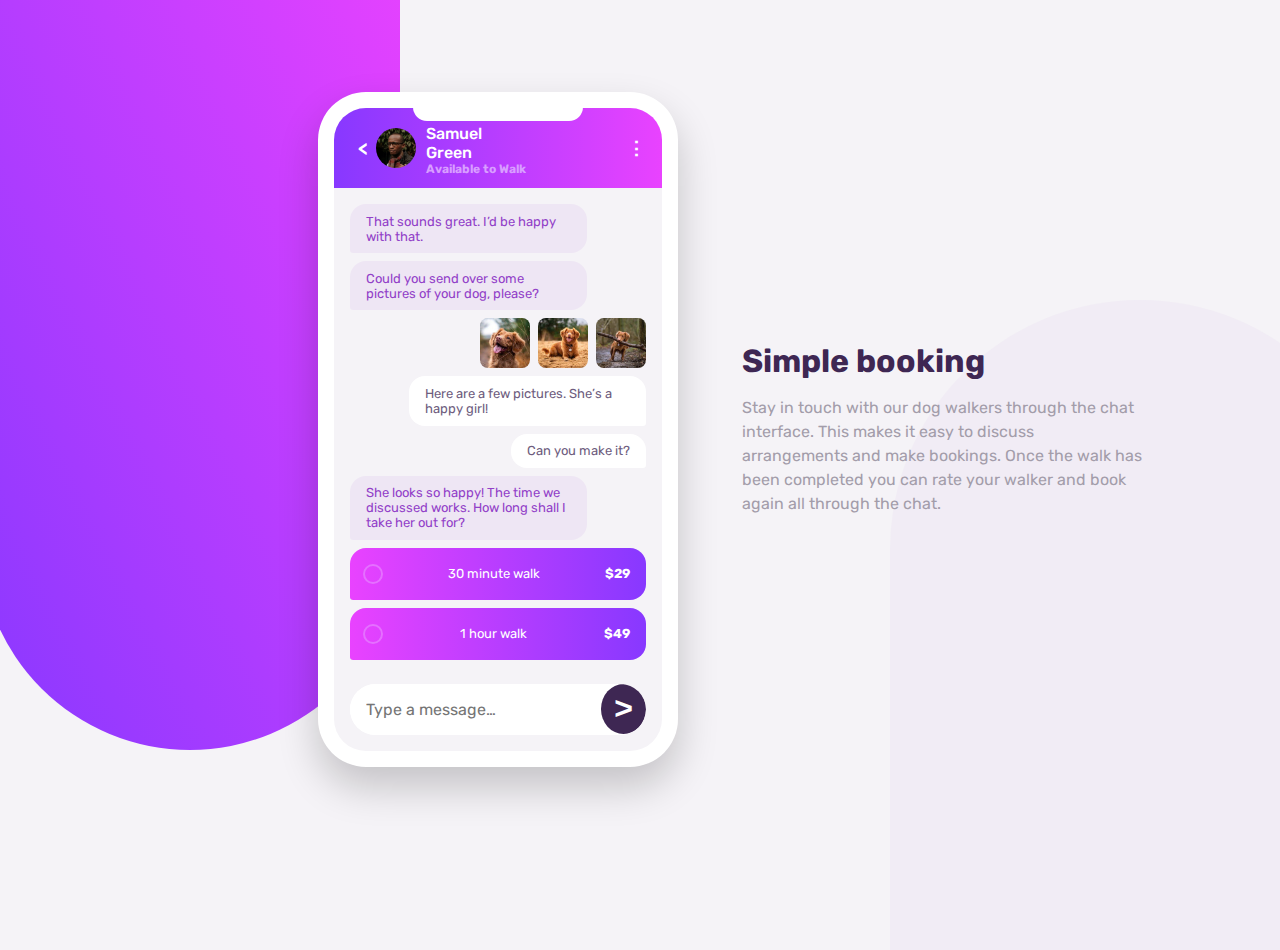
<file: Chat app CSS illustration/index.html>
<!DOCTYPE html>
<html lang="en">
<head>
  <meta charset="UTF-8">
  <meta name="viewport" content="width=device-width, initial-scale=1.0">
  <link rel="icon" type="image/png" sizes="32x32" href="./images/favicon-32x32.png">
  <title>Simple Booking</title>
  <link rel="stylesheet" href="style.css">
  <link href="https://fonts.googleapis.com/css2?family=Rubik:wght@400;500;700&display=swap" rel="stylesheet">
</head>
<body>
  <div class="background-image1"></div>
  <div class="background-image2"></div>
  <main class="container">
    <div class="phone">
      <div class="chat-header">
        <span class="back-arrow">&lt;</span>
        <img src="images/avatar.jpg" alt="Samuel Green">
        <div class="user-info">
          <h4>Samuel Green</h4>
          <p>Available to Walk</p>
        </div>
        <span class="menu-dots">&#8942;</span>
      </div>
      <div class="chat-body">
        <p class="left">That sounds great. I’d be happy with that.</p>
        <p class="left">Could you send over some pictures of your dog, please?</p>
        <div class="images">
          <img class="right-img" src="images/dog-image-1.jpg" alt="dog1">
          <img class="right-img" src="images/dog-image-2.jpg" alt="dog2">
          <img class="right-img" src="images/dog-image-3.jpg" alt="dog3">
        </div>
        <p class="right">Here are a few pictures. She’s a happy girl!</p>
        <p class="right">Can you make it?</p>
        <p class="left">She looks so happy! The time we discussed works. How long shall I take her out for?</p>
        <div class="price">
          <span class="circle"></span>
          <p>30 minute walk</p>
          <b>$29</b>
        </div>
        <div class="price">
          <span class="circle"></span>
          <p>1 hour walk</p>
          <b>$49</b>
        </div>
        <div class="chat-input">
          <input type="text" placeholder="Type a message…">
          <button>&gt;</button>
        </div>
      </div>
    </div>
    <div class="text-content">
      <h1>Simple booking</h1>
      <p>
        Stay in touch with our dog walkers through the chat interface. This makes it easy to
        discuss arrangements and make bookings. Once the walk has been completed you can rate
        your walker and book again all through the chat.
      </p>
    </div>
  </main>
</body>
</html>
</file>
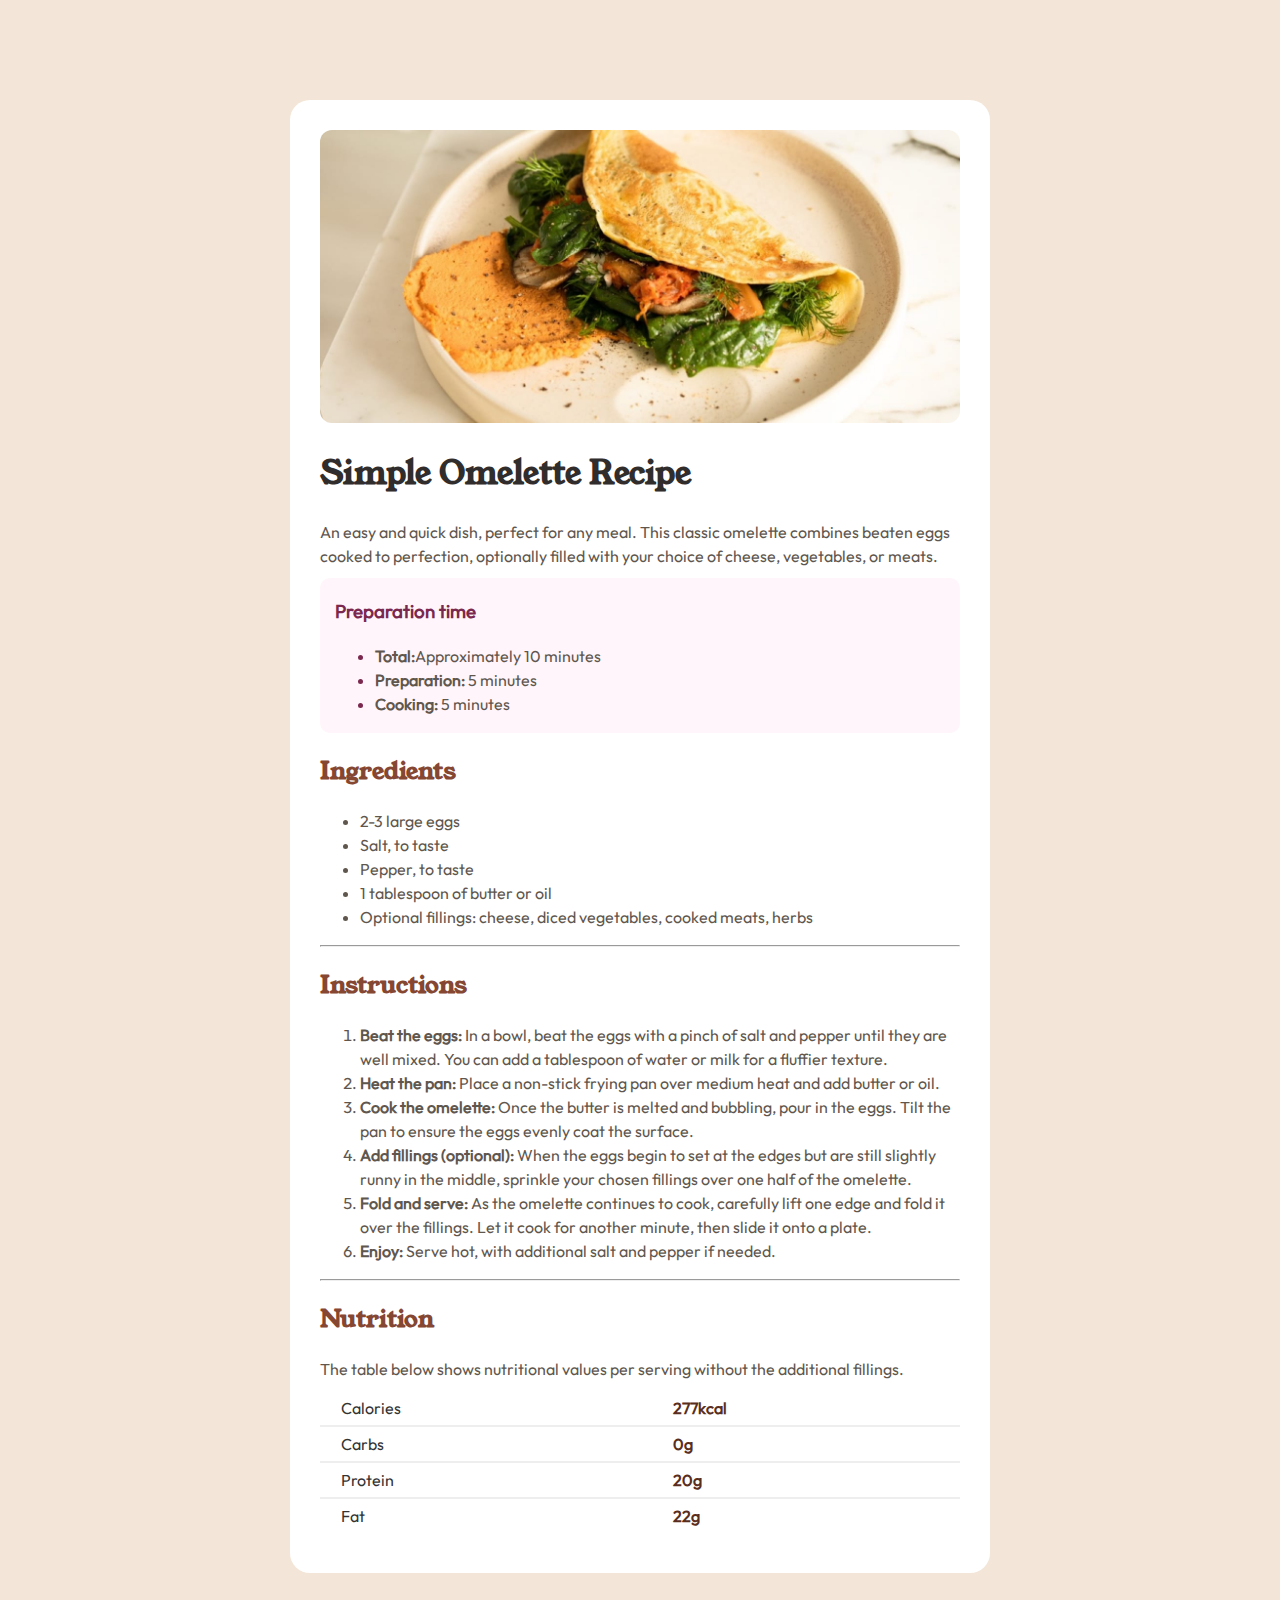
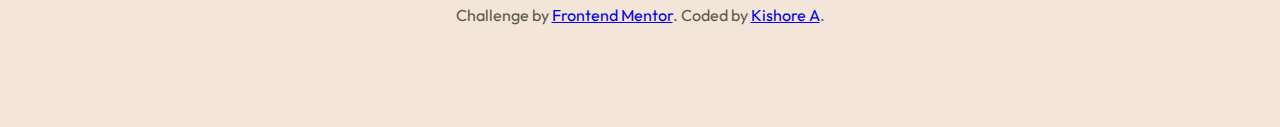
<file: docs/index.html>
<!DOCTYPE html>
<html lang="en">
<head>
  <meta charset="UTF-8">
  <meta name="viewport" content="width=device-width, initial-scale=1.0"> <!-- displays site properly based on user's device -->

  <link rel="icon" type="image/png" sizes="32x32" href="./assets/images/favicon-32x32.png">
  
  <title>Frontend Mentor | Recipe page</title>
  <link rel="stylesheet" href="style.css" />
</head>
<body>
<div class="box">
  <img src="assets/images/image-omelette.jpeg" alt="">
  <h1>Simple Omelette Recipe</h1>

  An easy and quick dish, perfect for any meal. This classic omelette combines beaten eggs cooked 
  to perfection, optionally filled with your choice of cheese, vegetables, or meats.
<div class="Preparation">
  <h3>Preparation time</h3>
<ul>
<strong><li>Total:</strong>Approximately 10 minutes</li>
<strong><li>Preparation:</strong> 5 minutes </li>
<strong><li>Cooking:</strong> 5 minutes</li>
</ul>
</div>
<h2>Ingredients</h2>
<ul>
<li>  2-3 large eggs</li>
<li>  Salt, to taste</li>
<li>  Pepper, to taste</li>
<li>  1 tablespoon of butter or oil</li>
<li>  Optional fillings: cheese, diced vegetables, cooked meats, herbs</li>
</ul>
<hr>
<h2>Instructions</h2>
  <ol>
<strong>    <li>Beat the eggs:</strong> In a bowl, beat the eggs with a pinch of salt and pepper until they are well mixed.
    You can add a tablespoon of water or milk for a fluffier texture.</li>
<strong>    <li>Heat the pan:</strong> Place a non-stick frying pan over medium heat and add butter or oil.</li>
<strong>    <li>Cook the omelette:</strong> Once the butter is melted and bubbling, pour in the eggs. Tilt the pan to ensure
    the eggs evenly coat the surface.</li>
<strong>    <li>Add fillings (optional):</strong> When the eggs begin to set at the edges but are still slightly runny in the
     middle, sprinkle your chosen fillings over one half of the omelette.</li>
<strong>    <li>Fold and serve:</strong> As the omelette continues to cook, carefully lift one edge and fold it over the
    fillings. Let it cook for another minute, then slide it onto a plate.</li>
<strong>    <li>Enjoy:</strong> Serve hot, with additional salt and pepper if needed.</li>
  </ol>
<hr>
  <h2>Nutrition</h2>

  The table below shows nutritional values per serving without the additional fillings.
<table class="nutrition-table">
  <tr>
    <td>Calories</td>
    <td><strong>277kcal</strong></td>
  </tr>
  <tr>
    <td>Carbs</td>
    <td><strong>0g</strong></td>
  </tr>
  <tr>
    <td>Protein</td>
    <td><strong>20g</strong></td>
  </tr>
  <tr>
    <td>Fat</td>
    <td><strong>22g</strong></td>
  </tr>
</table>
</div>
  <div class="attribution">
    Challenge by <a href="https://www.frontendmentor.io?ref=challenge" target="_blank">Frontend Mentor</a>. 
    Coded by <a href="https://github.com/Kishore1407" target="_blank">Kishore A</a>.
</div>
</body>
</html>
</file>
<file: Chat app CSS illustration/style.css>
@import url('https://fonts.googleapis.com/css2?family=Rubik:wght@400;500;700&display=swap');

* {
  box-sizing: border-box;
  margin: 0;
  padding: 0;
}

body {
  font-family: 'Rubik', sans-serif;
  font-size: 16px;
  width: 1440px;
  background: hsl(270, 20%, 96%);
  color: hsl(271, 36%, 24%);
  margin: 10px;
  max-height: 100vh;
  display: flex;
  align-items: center;
  justify-content: center;
  padding: 2rem;
}

.background-image1 {
  position: absolute;
  top: -100px;
  left: -20px;
  width: 420px;
  height: 850px;
  justify-content: start;
  background: linear-gradient(to bottom left, hsl(293, 100%, 63%), hsl(264, 100%, 61%));
  border-radius: 0 0 14rem 14rem;
  z-index: -1;
}

.background-image2 {
  position: absolute;
  bottom: -50px;
  right: -110px;
  opacity: 0.5;
  width: 500px;
  height: 650px;
  justify-content: start;
  background: hsl(272, 41%, 93%);
  /* background: linear-gradient(to bottom left, hsl(293, 100%, 63%), hsl(264, 100%, 61%)); */
  border-radius: 16rem 16rem 0 0;
  z-index: -1;
}

.container {
  display: flex;
  max-width: 60%;
  gap: 4rem;
  margin: 50px;
  flex: wrap;
  align-items: center;
  justify-content: center;
}

.phone {
    background: white;
    padding: 1rem;
    border-radius: 3rem;
    width: 360px;
    height: 896;
    box-shadow: 0 20px 40px rgba(0, 0, 0, 0.2);
    position: relative;
    display: flex;
    flex-direction: column;
}

.phone::before {
    content: "";
    position: absolute;
    top: 1px;
    left: 50%;
    transform: translateX(-50%);
    width: 170px;
    height: 28px;
    background: white;
    border-radius: 21px;
    z-index: 3;
}

.chat-header {
    background-image: linear-gradient(to right, hsl(264, 100%, 61%), hsl(293, 100%, 63%));
    border-radius: 2rem 2rem 0 0;
    padding: 1rem;
    display: flex ;
    flex-direction: row;
    align-items: center;
    position: relative;
    z-index: 1;
}

.chat-header p {
    color: white;
    font-weight: bold;
    height: 10px;

}
.chat-header img {
  width: 40px;
  height: 40px;
  position: relative;
  border-radius: 50%;
}

.user-info h4 {
  font-weight: 500;
  font-size: 1rem;
  color: white;
}

.user-info {
  padding-left: 10px;
}

.user-info p {
  font-size: 0.75rem;
  color: hsl(276, 100%, 81%);
}

.back-arrow {
  font-size: 1.2rem;
  cursor: pointer;
  padding: 0 0.5rem;
  font-weight: 600;
  color: white;
}

.menu-dots {
  font-size: 1.2rem;
  justify-content: end;
  cursor: pointer;
  font-weight: 600;
  padding-left: 100px;
  color: white;
}

.chat-body {
  background: hsl(270, 20%, 96%);
  padding: 1rem;
  flex: 1;
  display: flex;
  font-size: small;
  flex-direction: column;
  gap: 0.5rem;
  border-radius: 0 0 2rem 2rem;
}

.left {
    background: hsl(272, 41%, 93%);
    color: hsl(276, 55%, 52%);
    align-self: flex-start;
    padding: 0.6rem 1rem;
    border-radius: 1rem 1rem 1rem 0.2rem;
    max-width: 80%;
}

.right {
    background: white;
    color: hsl(271, 15%, 43%);
    align-self: flex-end;
    padding: 0.6rem 1rem;
    border-radius: 1rem 1rem 0.2rem 1rem;
    max-width: 80%;
}

.right-img {
  width: 50px;
  height: 50px;
  border-radius: 0.5rem;
}

.images {
  display: flex;
  gap: 0.5rem;
  align-self: flex-end;
}

.price {
  background-image: linear-gradient(to left, hsl(264, 100%, 61%), hsl(293, 100%, 63%));
  color: white;
  padding: 1rem 1rem 1rem 0.2rem;
  border-radius: 1rem 1rem 1rem 0.2rem;
  display: flex;
  justify-content: space-between;
  align-items: center;
  gap: 1rem;
  max-width: 100%;
  border: none;
}

.price .circle {
  width: 20px;
  height: 20px;
  margin-left: 10px;
  border-radius: 50%;
  border: 2px solid hsl(289, 100%, 72%);
}

.chat-input {
  display: flex;
  border: none;
  margin-top: 1rem;
  background: white;
  border-radius: 2rem;
  overflow: hidden;
}

.chat-input input {
  border: none;
  padding: 1rem;
  flex: 1;
  font-family: inherit;
  font-size: 1rem;
  color: hsl(270, 7%, 64%);
}

.chat-input button {
  width: 50px;
  height: 50px;  
  background: hsl(271, 36%, 24%);
  color: white;
  border: none;
  font-size: 2rem;
  font-weight: bold;
  border-radius: 50%;
}

.text-content {
  max-width: 400px;
}

.text-content h1 {
  font-weight: 700;
  margin-bottom: 1rem;
  color: hsl(271, 36%, 24%);
}

.text-content p {
  font-weight: 400;
  color: hsl(270, 7%, 64%);
  line-height: 1.5;
}
</file>
<file: docs/style.css>
@font-face {
  font-family: 'Young Serif';
  src: url('./assets/fonts/young-serif/YoungSerif-Regular.ttf') format('truetype');
  font-weight: normal;
  font-style: normal;
}

@font-face {
  font-family: 'Outfit';
  src: url('./assets/fonts/outfit/static/Outfit-Regular.ttf') format('truetype');
  font-weight: normal;
  font-style: normal;
}

html,
body {
    background-color: hsl(30, 54%, 90%);
    display: flex;
    justify-content: center;
    flex-direction: column;
    margin: 50px auto;
    color: hsl(30, 10%, 34%);
    font-size: 16px;
    font-family: 'Outfit', sans-serif;
    line-height: 1.5;
    align-items: center;
}

h1{
  font-family: 'Young Serif', serif;
  color: hsl(24, 5%, 18%);
}

h2 {
  font-family: 'Young Serif', serif;
  color: hsl(14, 45%, 36%);
}

.box{
    background-color: hsl(0,0%,100%);
    width: 50%;
    border-radius: 20px;
    padding: 30px;
}

img{
    width: 100%;
    border-radius: 12px;

} 

.Preparation{
    background-color: hsl(330, 100%, 98%);
    padding: 1px 15px;
    margin-top: 10px;
    border-radius: 10px;
    color: hsl(30, 10%, 34%);
}

.Preparation ul li::marker{
    color: hsl(332, 51%, 32%);
}

h3{
    color: hsl(332, 51%, 32%);
}

.nutrition-table {
  width: 100%;
  margin: 10px auto;
  border-collapse: collapse;
  line-height: 2;
  text-indent: 20px;
  font-size: 16px;
  color: hsl(14, 45%, 36%);;
}

.nutrition-table tr:not(:last-child) td {
  border-bottom: 2px solid #eee;
}

.nutrition-table td:first-child {
  text-align: left;
  color: #333;
}

.nutrition-table td:last-child {
  text-align: left;
}

.nutrition-table strong {
  font-weight: bold;
  color: #5a2e1c;
}

.attribution{
    width: 50%;
    text-align: center;
    margin-top: 30px;
}

@media screen and (max-width: 768px) {
  .box{
    width: 100%;
    border-radius: 0;
    padding: 0;
  }
  img{
    border-radius: 0;
    width: 100%;
  }
  html,body{
    min-width: 375px;
    margin: 0;
    background-color: white;
  }
  .text-content{
    padding: 15px;
  }
}
</file>
